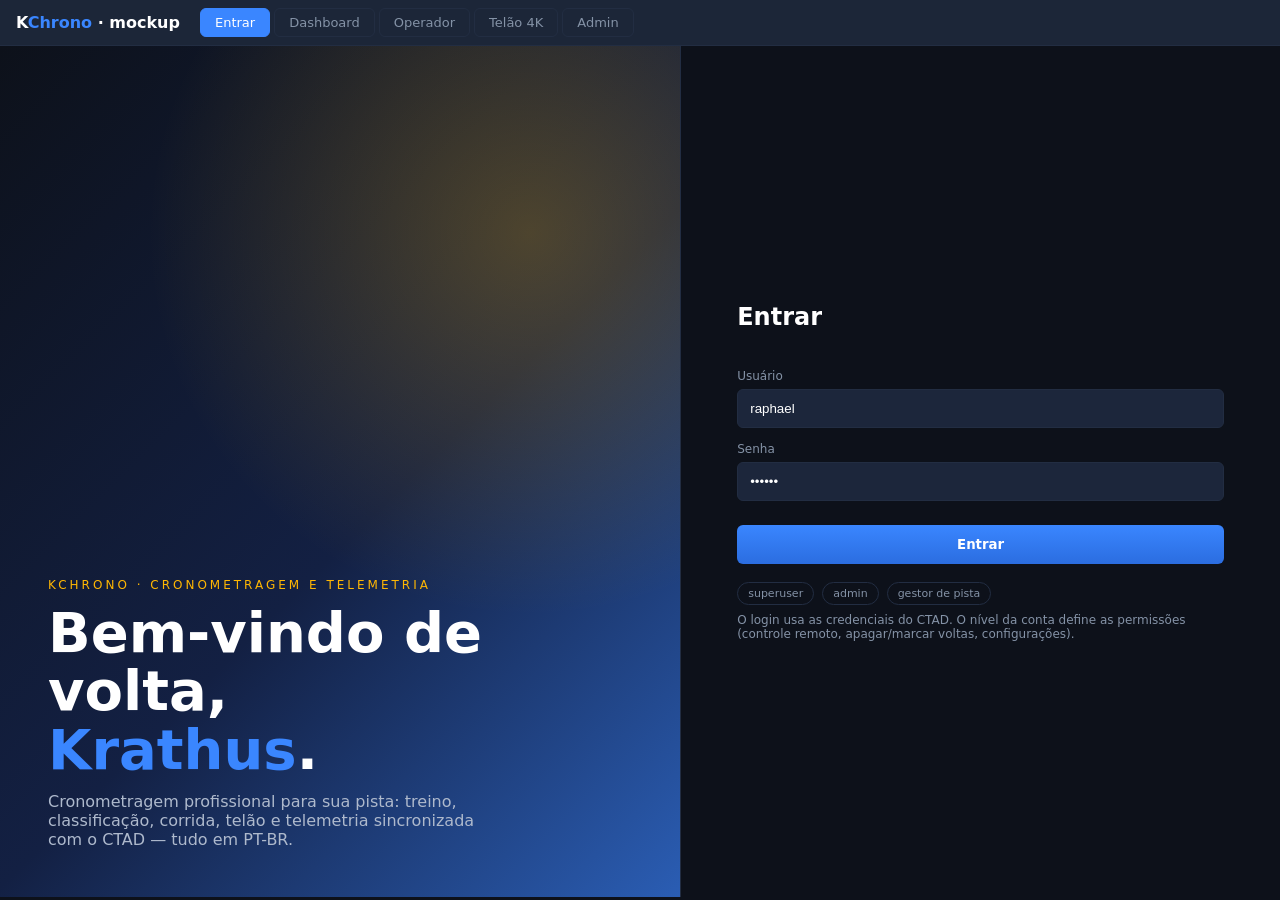
<file: interface/mockup/kchrono-mockup.html>
<!DOCTYPE html>
<html lang="pt-BR">
<head>
<meta charset="utf-8">
<meta name="viewport" content="width=device-width, initial-scale=1">
<title>KChrono — Mockup de Design (Fase 2)</title>
<style>
  :root{
    --bg-body:#0d111a; --bg-card:#151c28; --bg-header:#1c2638; --bg-input:#1c263b;
    --border-card:#222d42; --text-title:#ffffff; --text-main:#d0d7e3; --text-muted:#8492a6;
    --accent-red:#e63946; --accent-green:#2ec4b6; --accent-gold:#ffb703;
    --accent-blue:#3a86ff; --accent-gap:#ff006e;
  }
  *{box-sizing:border-box; margin:0; padding:0}
  body{background:var(--bg-body); color:var(--text-main); font-family:"Segoe UI",system-ui,sans-serif}
  button{font-family:inherit}

  /* ---------- navegação do mockup ---------- */
  .mock-nav{position:sticky; top:0; z-index:50; display:flex; gap:4px; align-items:center;
    padding:8px 16px; background:var(--bg-header); border-bottom:1px solid var(--border-card)}
  .mock-nav .brand{font-weight:700; color:var(--text-title); margin-right:16px}
  .mock-nav .brand span{color:var(--accent-blue)}
  .mock-nav button{background:transparent; border:1px solid var(--border-card); color:var(--text-muted);
    padding:6px 14px; border-radius:6px; cursor:pointer; font-size:13px}
  .mock-nav button:hover{color:var(--text-title); border-color:var(--accent-blue)}
  .mock-nav button.active{background:var(--accent-blue); border-color:var(--accent-blue); color:#fff}
  .tela{display:none; min-height:calc(100vh - 49px)}
  .tela.visivel{display:block}

  /* ---------- login estilo Steam ---------- */
  .login-wrap{display:flex; height:calc(100vh - 49px)}
  .login-banner{flex:1.2; position:relative; overflow:hidden;
    background:linear-gradient(135deg,#0d111a 0%,#132043 55%,#3a86ff 130%);
    display:flex; flex-direction:column; justify-content:flex-end; padding:48px}
  .login-banner::before{content:""; position:absolute; inset:0;
    background:radial-gradient(circle at 78% 22%, rgba(255,183,3,.25), transparent 45%);}
  .login-banner .kicker{color:var(--accent-gold); letter-spacing:3px; font-size:12px; text-transform:uppercase}
  .login-banner h1{color:#fff; font-size:56px; line-height:1.05; margin:12px 0}
  .login-banner h1 em{color:var(--accent-blue); font-style:normal}
  .login-banner p{max-width:460px; color:#aeb9cc}
  .login-form{flex:1; display:flex; flex-direction:column; justify-content:center;
    padding:48px 56px; background:var(--bg-body); border-left:1px solid var(--border-card)}
  .login-form h2{color:var(--text-title); margin-bottom:24px; font-weight:600}
  .login-form label{display:block; font-size:12px; color:var(--text-muted); margin:14px 0 6px}
  .login-form input{width:100%; padding:11px 12px; border-radius:6px;
    border:1px solid var(--border-card); background:var(--bg-input); color:var(--text-title)}
  .login-form .btn{margin-top:24px; width:100%; padding:12px; border:none; border-radius:6px;
    background:linear-gradient(180deg,#3a86ff,#2b6de0); color:#fff; font-weight:600; cursor:pointer}
  .login-form .btn:hover{filter:brightness(1.1)}
  .login-form .nivel{display:flex; gap:8px; margin-top:18px; flex-wrap:wrap}
  .login-form .nivel span{font-size:11px; color:var(--text-muted); border:1px solid var(--border-card);
    padding:4px 10px; border-radius:20px}

  /* ---------- shell (dashboard/operador/admin) ---------- */
  .shell{display:flex; min-height:calc(100vh - 49px)}
  .side{width:210px; background:var(--bg-card); border-right:1px solid var(--border-card); padding:18px 12px}
  .side .logo{color:var(--text-title); font-weight:700; font-size:18px; padding:4px 10px 18px}
  .side .logo span{color:var(--accent-blue)}
  .side a{display:flex; align-items:center; gap:10px; padding:10px 12px; border-radius:6px;
    color:var(--text-muted); text-decoration:none; font-size:14px; margin-bottom:2px}
  .side a:hover{background:var(--bg-header); color:var(--text-title)}
  .side a.on{background:var(--bg-header); color:var(--text-title); border-left:3px solid var(--accent-blue)}
  .side .sep{height:1px; background:var(--border-card); margin:12px 6px}
  .main{flex:1; padding:24px 28px; overflow:auto}
  .main header{display:flex; justify-content:space-between; align-items:center; margin-bottom:22px}
  .main h1{color:var(--text-title); font-size:24px; font-weight:600}
  .perfil{display:flex; align-items:center; gap:10px; font-size:13px; color:var(--text-muted)}
  .perfil .tag{background:var(--accent-blue); color:#fff; font-size:11px; padding:2px 8px; border-radius:12px}

  .grid{display:grid; gap:16px}
  .g4{grid-template-columns:repeat(auto-fit,minmax(220px,1fr))}
  .g2{grid-template-columns:repeat(auto-fit,minmax(340px,1fr))}
  .card{background:var(--bg-card); border:1px solid var(--border-card); border-radius:10px; padding:16px 18px}
  .card h3{font-size:12px; text-transform:uppercase; letter-spacing:1px; color:var(--text-muted);
    font-weight:600; margin-bottom:10px}
  .card .big{font-size:28px; color:var(--text-title); font-weight:700}
  .card .sub{font-size:12px; color:var(--text-muted); margin-top:4px}
  .pill{display:inline-block; font-size:11px; padding:2px 10px; border-radius:12px; margin-right:6px}
  .pill.ok{background:rgba(46,196,182,.15); color:var(--accent-green)}
  .pill.warn{background:rgba(255,183,3,.15); color:var(--accent-gold)}
  .pill.err{background:rgba(230,57,70,.15); color:var(--accent-red)}

  table{width:100%; border-collapse:collapse; font-size:13px}
  th{color:var(--text-muted); text-align:left; font-weight:600; font-size:11px;
    text-transform:uppercase; letter-spacing:.5px; padding:8px 10px; border-bottom:1px solid var(--border-card)}
  td{padding:9px 10px; border-bottom:1px solid var(--border-card); color:var(--text-main)}
  tr:hover td{background:rgba(58,134,255,.06)}
  .pos1 td:first-child{color:var(--accent-gold); font-weight:700}
  .gato{color:var(--accent-gap); font-size:11px; border:1px solid var(--accent-gap);
    border-radius:10px; padding:1px 8px; margin-left:6px}

  .acoes{display:flex; gap:10px; flex-wrap:wrap; margin:16px 0}
  .acoes button{padding:10px 18px; border-radius:8px; border:1px solid var(--border-card);
    background:var(--bg-header); color:var(--text-main); cursor:pointer; font-size:14px}
  .acoes button:hover{border-color:var(--accent-blue); color:#fff}
  .acoes button.destaque{background:linear-gradient(180deg,#3a86ff,#2b6de0); border:none; color:#fff; font-weight:600}
  .acoes button.perigo:hover{border-color:var(--accent-red); color:var(--accent-red)}
  .log{background:var(--bg-input); border:1px solid var(--border-card); border-radius:8px;
    padding:12px; font-family:Consolas,monospace; font-size:12px; max-height:220px; overflow:auto; color:var(--text-muted)}
  .log b{color:var(--accent-green)}

  /* ---------- telão ---------- */
  .telao{background:#000; min-height:calc(100vh - 49px); display:flex; flex-direction:column; align-items:center; justify-content:center; padding:32px}
  .semaforo{display:flex; gap:18px; margin-bottom:36px}
  .luz{width:74px; height:74px; border-radius:50%; background:#161616;
    border:3px solid #2a2a2a; transition:all .15s}
  .luz.on{box-shadow:0 0 34px 6px currentColor}
  .count{color:#fff; font-size:64px; font-weight:800; font-variant-numeric:tabular-nums; margin-bottom:28px}
  .tv{width:min(92vw,1500px); background:#0a0a0a; border:2px solid #222; border-radius:12px; overflow:hidden}
  .tv-head{display:flex; justify-content:space-between; padding:14px 22px; background:linear-gradient(90deg,#101b33,#0a0a0a);
    color:#fff; font-size:22px; font-weight:700}
  .tv-head .cat{color:var(--accent-gold); font-size:15px; align-self:center}
  .tv table{font-size:20px}
  .tv th{font-size:12px; padding:10px 14px}
  .tv td{padding:12px 14px; border-bottom:1px solid #181818; color:#e8e8e8}
  .tv .num{background:var(--accent-blue); color:#fff; border-radius:6px; padding:1px 10px; font-size:16px}
  .tv .pos1 td{color:var(--accent-gold); font-weight:700}
  .tv-rodape{display:flex; gap:12px; padding:12px 22px; font-size:13px; color:#666}

  .switch{display:flex; align-items:center; gap:10px; margin:10px 0; font-size:14px}
  .switch .ck{width:20px; height:20px; border-radius:5px; border:2px solid var(--border-card);
    background:var(--bg-input); display:inline-flex; align-items:center; justify-content:center; font-size:13px}
  .switch .ck.on{background:var(--accent-blue); border-color:var(--accent-blue); color:#fff}
  .code{font-family:Consolas,monospace; background:var(--bg-input); border:1px solid var(--border-card);
    border-radius:8px; padding:12px 14px; font-size:14px; color:var(--accent-gold)}
  .hint{font-size:12px; color:var(--text-muted); margin-top:8px}
</style>
</head>
<body>

<nav class="mock-nav">
  <div class="brand">K<span>Chrono</span> · mockup</div>
  <button data-tela="login" class="active" onclick="mostrar('login',this)">Entrar</button>
  <button data-tela="dashboard" onclick="mostrar('dashboard',this)">Dashboard</button>
  <button data-tela="operador" onclick="mostrar('operador',this)">Operador</button>
  <button data-tela="telao" onclick="mostrar('telao',this)">Telão 4K</button>
  <button data-tela="admin" onclick="mostrar('admin',this)">Admin</button>
</nav>

<!-- ============ LOGIN ============ -->
<section id="login" class="tela visivel">
  <div class="login-wrap">
    <div class="login-banner">
      <div class="kicker">KChrono · cronometragem e telemetria</div>
      <h1>Bem-vindo de volta,<br><em>Krathus</em>.</h1>
      <p>Cronometragem profissional para sua pista: treino, classificação, corrida, telão e
         telemetria sincronizada com o CTAD — tudo em PT-BR.</p>
    </div>
    <div class="login-form">
      <h2>Entrar</h2>
      <label>Usuário</label>
      <input type="text" value="raphael" placeholder="seu usuário">
      <label>Senha</label>
      <input type="password" value="123456" placeholder="sua senha">
      <button class="btn">Entrar</button>
      <div class="nivel">
        <span>superuser</span><span>admin</span><span>gestor de pista</span>
      </div>
      <p class="hint">O login usa as credenciais do CTAD. O nível da conta define as
         permissões (controle remoto, apagar/marcar voltas, configurações).</p>
    </div>
  </div>
</section>

<!-- ============ DASHBOARD ============ -->
<section id="dashboard" class="tela">
  <div class="shell">
    <aside class="side">
      <div class="logo">K<span>Chrono</span></div>
      <a href="#" class="on">🏠 Dashboard</a>
      <a href="#">🏁 Painel do Operador</a>
      <a href="#">📺 Telão</a>
      <a href="#">🏆 Campeonatos</a>
      <a href="#">👤 Pilotos & Transponders</a>
      <a href="#">🏟️ Pistas</a>
      <a href="#">📤 Fila de Uploads</a>
      <div class="sep"></div>
      <a href="#">⚙️ Configurações</a>
    </aside>
    <div class="main">
      <header>
        <h1>Dashboard</h1>
        <div class="perfil"><span class="tag">SUPERUSER</span> Raphael · Sábado, 11/10/2026</div>
      </header>
      <div class="grid g4">
        <div class="card"><h3>Decoder MyLaps P3</h3>
          <div class="big" style="color:var(--accent-green)">Conectado</div>
          <div class="sub">192.168.0.50:5403 · 37 °C · 12,1 V · ruído 45</div></div>
        <div class="card"><h3>Próxima sessão</h3>
          <div class="big">Treino Livre</div>
          <div class="sub">Krathus Arena · hoje 14:00 · 29 pilotos</div></div>
        <div class="card"><h3>Campeonato ativo</h3>
          <div class="big">KR 2026 · 3ª etapa</div>
          <div class="sub">Classificação definida no CTAD</div></div>
        <div class="card"><h3>Fila de uploads</h3>
          <div class="big">2 pendentes</div>
          <div class="sub">última sync há 4 min</div></div>
      </div>
      <div class="grid g2" style="margin-top:16px">
        <div class="card">
          <h3>Últimas sessões</h3>
          <table>
            <tr><th>Sessão</th><th>Data</th><th>Status</th><th>Upload</th></tr>
            <tr><td>Corrida 17-07-26</td><td>17/07 15:00</td><td><span class="pill ok">completa</span></td><td><span class="pill ok">enviado</span></td></tr>
            <tr><td>Treino 10-10-26</td><td>10/10 20:12</td><td><span class="pill warn">interrompida</span></td><td><span class="pill ok">enviado</span></td></tr>
            <tr><td>Classificação 10-10-26</td><td>10/10 20:30</td><td><span class="pill ok">completa</span></td><td><span class="pill warn">pendente</span></td></tr>
          </table>
        </div>
        <div class="card">
          <h3>Regras & cadastros</h3>
          <p style="font-size:14px; line-height:1.6">Campeonatos, etapas, pontuação, grid e
            categorias são definidos no <b style="color:var(--accent-blue)">CTAD</b> e sincronizados
            para o app. Alterações no site chegam na próxima sincronização.</p>
          <p class="hint">Sessões "interrompidas" (com pausa/edição) perguntam antes de salvar —
            sessões completas salvam automaticamente.</p>
        </div>
      </div>
    </div>
  </div>
</section>

<!-- ============ OPERADOR ============ -->
<section id="operador" class="tela">
  <div class="shell">
    <aside class="side">
      <div class="logo">K<span>Chrono</span></div>
      <a href="#">🏠 Dashboard</a>
      <a href="#" class="on">🏁 Painel do Operador</a>
      <a href="#">📺 Telão</a>
      <div class="sep"></div>
      <a href="#">👤 Pilotos & Transponders</a>
    </aside>
    <div class="main">
      <header>
        <h1>Operador — Corrida em andamento</h1>
        <div class="perfil"><span class="tag">SUPERUSER</span> KR 2026 · 3ª etapa · Bateria 1</div>
      </header>

      <div class="acoes">
        <button class="destaque">▶ Iniciar</button>
        <button>⏸ Pausar</button>
        <button>⏹ Parar</button>
        <button>🔄 Reiniciar</button>
        <button class="perigo" style="margin-left:auto">🚫 Marcar "gato"</button>
        <button class="perigo">🗑 Apagar volta</button>
      </div>

      <div class="grid g2">
        <div class="card">
          <h3>Classificação ao vivo</h3>
          <table>
            <tr><th>#</th><th>Piloto</th><th>Voltas</th><th>Melhor</th><th>Gap</th><th>Ações</th></tr>
            <tr class="pos1"><td>1</td><td>Bruno <span class="num" style="color:var(--accent-blue)">#7</span></td><td>12</td><td>0:11.502</td><td>—</td><td>···</td></tr>
            <tr><td>2</td><td>Ana #12</td><td>12</td><td>0:12.001</td><td>+0:02.500</td><td>···</td></tr>
            <tr><td>3</td><td>Carla #3</td><td>12</td><td>0:11.980</td><td>+0:03.100</td><td>···</td></tr>
            <tr><td>4</td><td>Diego #21</td><td>11</td><td>0:12.310</td><td>+1 volta</td><td>···</td></tr>
            <tr><td>5</td><td>Elisa #9 <span class="gato">gato</span></td><td>11</td><td>0:11.700</td><td>+1 volta</td><td>···</td></tr>
          </table>
          <p class="hint">Voltas marcadas como "gato" ficam sinalizadas em rosa e constam na
             trilha de auditoria da sessão (ação, usuário, hora).</p>
        </div>
        <div class="card">
          <h3>Eventos da sessão</h3>
          <div class="log">
            <b>14:32:05</b> largada! modo: semáforo 5 luzes (aleatório)<br>
            <b>14:32:31</b> melhor volta: Bruno 0:11.502<br>
            <b>14:33:12</b> Carla assume 2º lugar<br>
            14:34:40 admin: volta 9 de Elisa marcada como suspeita (raphael)<br>
            <b>14:35:02</b> Diego para nos boxes (transponder 7096340 fora do loop)<br>
            14:35:44 admin: sessão pausada (raphael)<br>
          </div>
          <div class="acoes">
            <button>🔊 Voz: ligada</button>
            <button>💾 Salvar agora</button>
          </div>
        </div>
      </div>
    </div>
  </div>
</section>

<!-- ============ TELÃO ============ -->
<section id="telao" class="tela">
  <div class="telao">
    <div class="semaforo" id="semaforo">
      <div class="luz" style="color:#e63946"></div>
      <div class="luz" style="color:#e63946"></div>
      <div class="luz" style="color:#e63946"></div>
      <div class="luz" style="color:#e63946"></div>
      <div class="luz" style="color:#2ec4b6"></div>
    </div>
    <div class="count" id="countdown">5</div>

    <div class="tv">
      <div class="tv-head">
        <div>KRATHUS ARENA · Classificação</div>
        <div class="cat">KR 2026 · 3ª etapa · Bateria 1 · Faltam 2 voltas</div>
      </div>
      <table>
        <tr><th>Pos</th><th>Nº</th><th>Piloto</th><th>Voltas</th><th>Última</th><th>Melhor</th><th>Gap</th><th>Total</th><th>Consist.</th></tr>
        <tr class="pos1"><td>1</td><td><span class="num">#7</span></td><td>BRUNO</td><td>12</td><td>0:11.601</td><td>0:11.502</td><td>—</td><td>2:21.400</td><td>98,4%</td></tr>
        <tr><td>2</td><td><span class="num">#12</span></td><td>ANA</td><td>12</td><td>0:12.010</td><td>0:12.001</td><td>+0:02.500</td><td>2:23.900</td><td>97,1%</td></tr>
        <tr><td>3</td><td><span class="num">#3</span></td><td>CARLA</td><td>12</td><td>0:12.050</td><td>0:11.980</td><td>+0:03.100</td><td>2:24.500</td><td>96,8%</td></tr>
        <tr><td>4</td><td><span class="num">#21</span></td><td>DIEGO</td><td>11</td><td>0:12.400</td><td>0:12.310</td><td>+1 volta</td><td>2:21.100</td><td>95,2%</td></tr>
        <tr><td>5</td><td><span class="num" style="background:var(--accent-gap)">#9</span></td><td>ELISA ⚑</td><td>11</td><td>0:11.750</td><td>0:11.700</td><td>+1 volta</td><td>2:20.800</td><td>94,9%</td></tr>
      </table>
      <div class="tv-rodape">
        <span>Perfil: TV — Classificação (troca automática 30s)</span>
        <span>Colunas: Pos · Nº · Piloto · Voltas · Última · Melhor · Gap · Total · Consistência — selecionáveis</span>
      </div>
    </div>
  </div>
</section>

<!-- ============ ADMIN ============ -->
<section id="admin" class="tela">
  <div class="shell">
    <aside class="side">
      <div class="logo">K<span>Chrono</span></div>
      <a href="#">🏠 Dashboard</a>
      <div class="sep"></div>
      <a href="#" class="on">⚙️ Configurações</a>
    </aside>
    <div class="main">
      <header>
        <h1>Configurações (superuser)</h1>
        <div class="perfil"><span class="tag">SUPERUSER</span></div>
      </header>
      <div class="grid g2">
        <div class="card">
          <h3>Formato de salvamento</h3>
          <div class="code" id="tpl">{campeonato}_{etapa}_{tipo}_{AAAA-MM-DD}_{hh-mm}</div>
          <div class="switch" style="margin-top:12px"><span class="ck on">✓</span> Pré-visualização: <b style="color:var(--accent-green)">KR2026_etapa3_corrida_2026-10-11_14-35.json</b></div>
          <p class="hint">Variáveis: {campeonato} {etapa} {tipo} {pista} {categoria} {data} {hora}</p>
          <div class="switch"><span class="ck on">✓</span> Salvar automaticamente quando a corrida for completa (sem interrupções)</div>
          <div class="switch"><span class="ck on">✓</span> Perguntar quando houver interrupção (pausa, reinício, volta editada)</div>
          <div class="switch"><span class="ck">·</span> Enviar ao CTAD automaticamente após salvar</div>
        </div>
        <div class="card">
          <h3>Telão — colunas de feedback</h3>
          <div style="columns:2; font-size:13px">
            <div class="switch"><span class="ck on">✓</span> Posição</div>
            <div class="switch"><span class="ck on">✓</span> Número</div>
            <div class="switch"><span class="ck on">✓</span> Cor</div>
            <div class="switch"><span class="ck on">✓</span> Abreviado</div>
            <div class="switch"><span class="ck on">✓</span> Piloto</div>
            <div class="switch"><span class="ck">·</span> Fotografia</div>
            <div class="switch"><span class="ck">·</span> Bandeira</div>
            <div class="switch"><span class="ck on">✓</span> Voltas</div>
            <div class="switch"><span class="ck">·</span> Dif. para o seguinte</div>
            <div class="switch"><span class="ck">·</span> Dif. para o 1º</div>
            <div class="switch"><span class="ck on">✓</span> Tempo total</div>
            <div class="switch"><span class="ck on">✓</span> Última volta</div>
            <div class="switch"><span class="ck on">✓</span> Melhor volta</div>
            <div class="switch"><span class="ck">·</span> Tempo médio</div>
            <div class="switch"><span class="ck">·</span> Est. de voltas</div>
            <div class="switch"><span class="ck">·</span> Est. de tempo</div>
            <div class="switch"><span class="ck">·</span> Desvio padrão</div>
            <div class="switch"><span class="ck on">✓</span> Consistência</div>
          </div>
          <h3 style="margin-top:16px">Semáforo de largada</h3>
          <div class="switch"><span class="ck on">✓</span> 5 luzes · tempos aleatórios (0,3s–1,2s)</div>
          <div class="switch"><span class="ck on">✓</span> Contagem regressiva com voz</div>
          <h3 style="margin-top:16px">Voz</h3>
          <div class="switch"><span class="ck on">✓</span> Locutor: Maria (PT-BR) · volume 80%</div>
        </div>
      </div>
    </div>
  </div>
</section>

<script>
function mostrar(id, btn){
  document.querySelectorAll('.tela').forEach(t=>t.classList.remove('visivel'));
  document.getElementById(id).classList.add('visivel');
  document.querySelectorAll('.mock-nav button').forEach(b=>b.classList.remove('active'));
  btn.classList.add('active');
  if(id==='telao') iniciarSemaforo();
}
/* semáforo fake: 5 luzes acendem e apagam, depois countdown 3-2-1-VAI */
let semTimer=null;
function iniciarSemaforo(){
  clearInterval(semTimer);
  const luzes=document.querySelectorAll('#semaforo .luz');
  const count=document.getElementById('countdown');
  let i=0; count.textContent='';
  luzes.forEach(l=>l.classList.remove('on'));
  semTimer=setInterval(()=>{
    if(i<5){
      luzes[i].style.background=luzes[i].style.color;
      luzes[i].classList.add('on');
      i++;
      setTimeout(()=>{ if(i<=5){ luzes.forEach(l=>{l.classList.remove('on'); setTimeout(()=>l.style.background='#161616',150);}); } }, Math.random()*300+200);
    } else {
      clearInterval(semTimer);
      let n=3; count.textContent=n;
      const t2=setInterval(()=>{
        n--;
        if(n>0){count.textContent=n;}
        else{count.textContent='VAI!'; count.style.color='#2ec4b6'; clearInterval(t2);
          setTimeout(()=>{count.style.color='#fff';},2000);}
      },1000);
    }
  },700);
}
</script>
</body>
</html>
</file>
